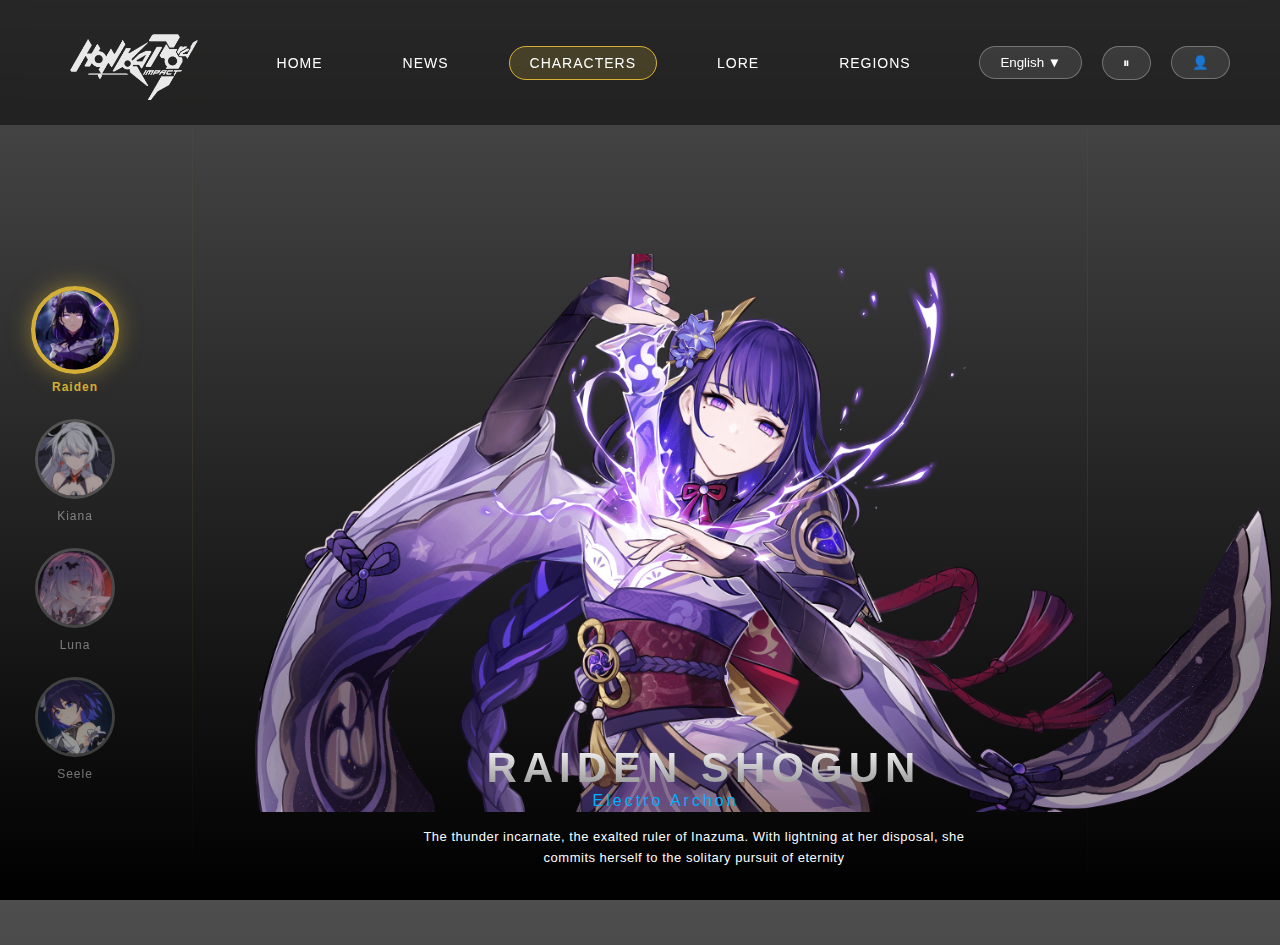
<file: character.html>
<!DOCTYPE html>
<html lang="en">
<head>
    <meta charset="UTF-8">
    <meta name="viewport" content="width=device-width, initial-scale=1.0">
    <title>Characters</title>
</head>
    <link rel="stylesheet" href="navigation/character.css">
<body>
    <div class="decorative-lines"></div>

    <!-- Navigation -->
    <nav>
        <div class="logo"><img id="logoimg" src="media/Honkai Impact logo.png"></div>
        <ul class="nav-links">
            <li><a href="index.html" target="_blank">HOME</a></li>
            <li><a href="#">NEWS</a></li>
            <li><a href="#" class="active">CHARACTERS</a></li>
            <li><a href="#">LORE</a></li>
            <li><a href="#">REGIONS</a></li>
        </ul>
        <div class="nav-right">
            <button class="nav-button">English ▼</button>
            <button class="nav-button">⏸</button>
            <button class="nav-button">👤</button>
        </div>
    </nav>

    <!-- Main Container -->
    <div class="container">
        <!-- Hidden Radio Buttons for Character Selection -->
        <input type="radio" id="char1" name="character" value="char1" checked style="display: none;">
        <input type="radio" id="char2" name="character" value="char2" style="display: none;">
        <input type="radio" id="char3" name="character" value="char3" style="display: none;">
        <input type="radio" id="char4" name="character" value="char4" style="display: none;">

        <!-- Left Sidebar -->
        <aside class="sidebar">
            <label class="sidebar-item" for="char1">
                <div class="character-profile">
                    <img src="media/d7534fa20e139e8db056f4a41015ebe0.jpg" alt="Character 1">
                </div>
                <span class="sidebar-label">Raiden</span>
            </label>
            <label class="sidebar-item" for="char2">
                <div class="character-profile">
                    <img src="media/89ccd9b14eeec266817470b59fa2cd38.jpg" alt="Character 2">
                </div>
                <span class="sidebar-label">Kiana</span>
            </label>
            <label class="sidebar-item" for="char3">
                <div class="character-profile">
                    <img src="media/71a001f0240762a663b21d6820e38533.jpg" alt="Character 3">
                </div>
                <span class="sidebar-label">Luna</span>
            </label>
            <label class="sidebar-item" for="char4">
                <div class="character-profile">
                    <img src="media/0bbfad10c67e559963b465e4a3f03e5f.jpg" alt="Character 4">
                </div>
                <span class="sidebar-label">Seele</span>
            </label>
        </aside>

        <!-- Main Content -->
        <main class="main-content">
            <!-- Character 1 Content -->
            <div class="character-content char1-content">
                <!-- Character Image -->
                <div class="character-image-container">
                    <img src="media/Raiden Shogun.png" alt="Raiden">
                </div>

                <!-- Character Name -->
                <h1 class="character-name">RAIDEN SHOGUN</h1>
                <p class="character-title">Electro Archon</p>

                <!-- Additional Character Info -->
                <div class="character-info">
                    <p class="character-description">
                        The thunder incarnate, the exalted ruler of Inazuma. 
                        With lightning at her disposal, she commits herself to the solitary pursuit of eternity
                    </p>
                </div>
            </div>

            <!-- Character 2 Content -->
            <div class="character-content char2-content">
                <!-- Character Image -->
                <div class="character-image-container">
                    <img src="media/1101074 (1).png" alt="Yinlin">
                </div>

                <!-- Character Name -->
                <h1 class="character-name">KIANA KASLANA</h1>
                <p class="character-title">Herrscher of Finality</p>

                <!-- Additional Character Info -->
                <div class="character-info">
                    <p class="character-description">
                        A genetically engineered clone created using the original Kiana Kaslana. Her existence ties directly to humanity's attempts to control the power of a God.
                    </p>
                </div>
            </div>

            <!-- Character 3 Content -->
            <div class="character-content char3-content">
                <!-- Character Image -->
                <div class="character-image-container">
                    <img src="media/f05720dc479d2c9d644d7a5d815517ee_4415618745124171210 (1).png" alt="Baizhi">
                </div>

                <!-- Character Name -->
                <h1 class="character-name">Lunar Vow</h1>
                <p class="character-title">Crimson love</p>

                <!-- Additional Character Info -->
                <div class="character-info">
                    <p class="character-description">
                       A being who remained alone for thousands of years, reawakening with power untouched by the passage of time.
                    </p>
                </div>
            </div>

            <!-- Character 4 Content -->
            <div class="character-content char4-content">
                <!-- Character Image -->
                <div class="character-image-container">
                    <img src="media/2021052011140998208 (1).png" alt="Jinhsi">
                </div>

                <!-- Character Name -->
                <h1 class="character-name">Seele Vollerei</h1>
                <p class="character-title">Stygian Nymph</p>

                <!-- Additional Character Info -->
                <div class="character-info">
                    <p class="character-description">
                        A girl shaped by experimentation of stigmata, sharing her body with a second, far more dangerous consciousness.
                    </p>
                </div>
            </div>
        </main>
    </div>

</body>
</html>
</file>
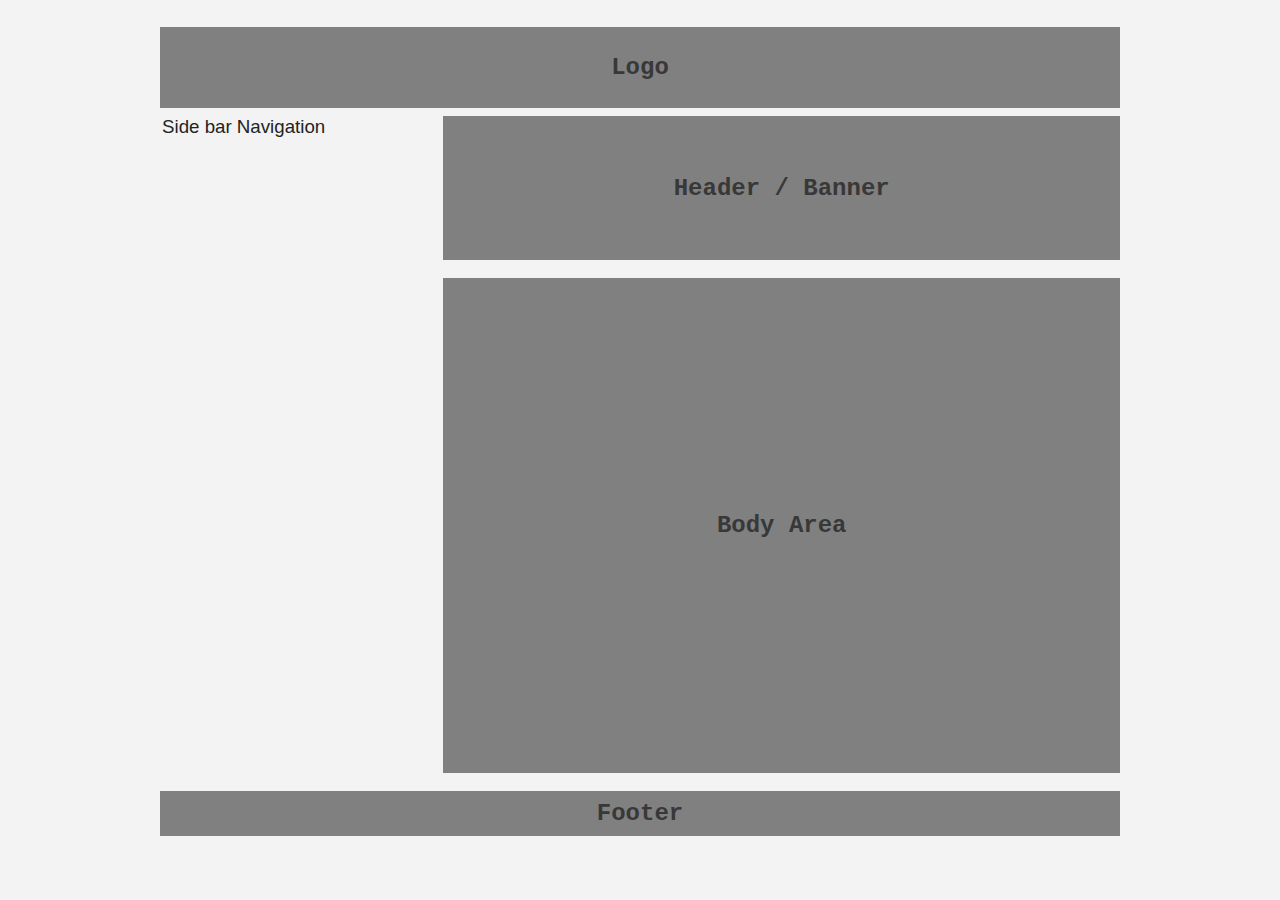
<file: format_3.html>
<!DOCTYPE html>
<html lang="en">
<head>
    <meta charset="UTF-8">
    <meta name="viewport" content="width=device-width, initial-scale=1.0">
    <title>Document</title>
    <link rel="stylesheet" href="style3.css">
</head>
<body>
    <div id="container">
    <div id="logo" class="element">
        <h2 class="text">Logo</h2>
    </div>


    <div id="flexbox">
        <div id="sidebar">
            <h3 id="sidebarText">Side bar Navigation</h3>
        </div>

        <div id="gridbox">
            <div id="header" class="element">
                <h2 class="text">Header / Banner</h2>
            </div>
            <div id="bodyArea" class="element">
                <h2 class="text">Body Area</h2>
            </div>
        </div>
    </div>


    <footer class="element">
        <h2 class="text">Footer</h2>
    </footer>

    </div>  
</body>
</html>
</file>
<file: navigation/character.css>
* {
            margin: 0;
            padding: 0;
            box-sizing: border-box;
        }

        body {
            font-family: 'Segoe UI', Tahoma, Geneva, Verdana, sans-serif;
            background: linear-gradient(to bottom, #4e4e4e, #000000);
            color: #ffffff;
            height: 100vh;
            overflow: hidden;
        }

        nav {
            display: flex;
            justify-content: space-between;
            align-items: center;
            padding: 20px 50px;
            background: rgba(0, 0, 0, 0.5);
            backdrop-filter: blur(10px);
            position: sticky;
            top: 0;
            z-index: 1000;
        }

        #logoimg {
            height: 9vh;
        }

        .nav-links {
            display: flex;
            gap: 40px;
            list-style: none;
        }

        .nav-links a {
            color: #ffffff;
            text-decoration: none;
            font-size: 14px;
            font-weight: 500;
            letter-spacing: 1px;
            padding: 8px 20px;
            transition: all 0.3s ease;
            position: relative;
        }

        .nav-links a:hover {
            color: #d4af37;
        }

        .nav-links a.active {
            background: rgba(212, 175, 55, 0.2);
            border: 1px solid #d4af37;
            border-radius: 20px;
        }

        .nav-right {
            display: flex;
            gap: 20px;
            align-items: center;
        }

        .nav-button {
            background: rgba(255, 255, 255, 0.1);
            border: 1px solid rgba(255, 255, 255, 0.3);
            padding: 8px 20px;
            border-radius: 20px;
            color: #ffffff;
            cursor: pointer;
            transition: all 0.3s ease;
        }

        .nav-button:hover {
            background: rgba(212, 175, 55, 0.2);
            border-color: #d4af37;
        }

        .container {
            display: flex;
            gap: 50px;
            max-width: 100vw;
            margin: 0 auto;
            height: calc(100vh - 80px);
            align-items: center;
        }

        .sidebar {
            width: 150px;
            display: flex;
            flex-direction: column;
            gap: 25px;
        }

        .sidebar-item {
            display: flex;
            flex-direction: column;
            align-items: center;
            gap: 10px;
            cursor: pointer;
            opacity: 0.6;
            transition: all 0.3s ease;
        }

        .sidebar-item:hover {
            opacity: 0.8;
        }

        /* Character profile image container */
        .character-profile {
            width: 80px;
            height: 80px;
            border-radius: 50%;
            overflow: hidden;
            border: 3px solid rgba(255, 255, 255, 0.3);
            transition: all 0.3s ease;
            background: rgba(255, 255, 255, 0.05);
            position: relative;
        }

        .character-profile img {
            width: 100%;
            height: 100%;
            object-fit: cover;
        }

        .sidebar-label {
            font-size: 12px;
            letter-spacing: 1px;
            color: rgba(255, 255, 255, 0.7);
            transition: all 0.3s ease;
            text-align: center;
        }

        .main-content {
            flex: 1;
            display: flex;
            flex-direction: column;
            justify-content: center;
            gap: 15px;
        }



        .character-name {
            text-align: center;
            font-size: 42px;
            font-weight: bold;
            letter-spacing: 6px;
            text-transform: uppercase;
            background: linear-gradient(to bottom, #ffffff, #898989);
            -webkit-background-clip: text;
            -webkit-text-fill-color: transparent;
            background-clip: text;
            width: auto;
            position: absolute;
            bottom: 12vh;
            left: 38vw;
            overflow: hidden;
            transition: transform 0.3s ease;
        }

        .character-name::before {
            content: "";
            position: absolute;
            top: 0;
            left: -75%;
            width: 50%;
            height: 100%;
            background: linear-gradient(120deg,
                    rgba(255, 255, 255, 0) 0%,
                    rgba(255, 255, 255, 0.6) 50%,
                    rgba(255, 255, 255, 0) 100%);
            transform: skewX(-20deg);
            transition: none;
        }

        .character-name:hover::before {
            animation: sweep 1s forwards;
        }

        @keyframes sweep {
            0% {
                left: -75%;
            }

            100% {
                left: 125%;
            }
        }




        .character-title {
            text-align: center;
            font-size: 16px;
            color: rgb(0, 174, 255);
            letter-spacing: 3px;
            margin-top: 5px;
            width: 100%;
            position: absolute;
            bottom: 10vh;
            left: 2vw;
        }


        .character-info {
            text-align: center;
            margin-top: 10px;
            padding: 10px 20px;
            max-width: 600px;
            width: 100%;
            margin-left: auto;
            margin-right: auto;
            position: absolute;
            bottom: 7vh;
            left: 30vw;
        }

        .character-description {
            font-size: 13px;
            line-height: 1.6;
            color: rgb(255, 255, 255);
            letter-spacing: 0.5px;
            text-align: center;
            position: absolute;
            transition: text-shadow 0.3s ease;
        }

        .character-info .character-description:hover {
            text-shadow:
                0 0 5px #ffffff,
                0 0 10px #ffffff,
                0 0 20px #ffffff;
        }




        .character-content {
            display: none;
        }

        #char1:checked~.main-content .char1-content,
        #char2:checked~.main-content .char2-content,
        #char3:checked~.main-content .char3-content,
        #char4:checked~.main-content .char4-content {
            display: flex;
            flex-direction: column;
            align-items: center;
            width: 100%;
        }

        #char1:checked~.sidebar label[for="char1"] .character-profile,
        #char2:checked~.sidebar label[for="char2"] .character-profile,
        #char3:checked~.sidebar label[for="char3"] .character-profile,
        #char4:checked~.sidebar label[for="char4"] .character-profile {
            border-color: #d4af37;
            border-width: 4px;
            box-shadow: 0 0 20px rgba(212, 175, 55, 0.5);
            transform: scale(1.1);
        }

        #char1:checked~.sidebar label[for="char1"] .sidebar-label,
        #char2:checked~.sidebar label[for="char2"] .sidebar-label,
        #char3:checked~.sidebar label[for="char3"] .sidebar-label,
        #char4:checked~.sidebar label[for="char4"] .sidebar-label {
            color: #d4af37;
            font-weight: bold;
        }

        #char1:checked~.sidebar label[for="char1"],
        #char2:checked~.sidebar label[for="char2"],
        #char3:checked~.sidebar label[for="char3"],
        #char4:checked~.sidebar label[for="char4"] {
            opacity: 1;
        }


        .character-image-container img {
            max-width: 100%;
            max-height: 100%;
            width: auto;
            height: auto;
            object-fit: contain;
            transition: all 0.5s ease;
        }

        .character-image-container:hover img {
            transform: scale(1.02);
        }

        .decorative-lines {
            position: absolute;
            top: 0;
            left: 0;
            width: 100%;
            height: 100%;
            pointer-events: none;
            opacity: 0.1;
        }

        .decorative-lines::before,
        .decorative-lines::after {
            content: '';
            position: absolute;
            width: 1px;
            height: 100%;
            background: linear-gradient(to bottom, transparent, #d4af37, transparent);
        }

        .decorative-lines::before {
            left: 15%;
        }

        .decorative-lines::after {
            right: 15%;
        }

        @media (max-width: 1024px) {
            .container {
                flex-direction: column;
                padding: 20px;
                height: calc(100vh - 70px);
            }

            .sidebar {
                width: 100%;
                flex-direction: row;
                justify-content: center;
                overflow-x: auto;
                gap: 15px;
            }

            .character-name {
                font-size: 40px;
            }

            .character-symbol {
                width: 280px;
                height: 280px;
            }
        }

        @media (max-width: 768px) {
            nav {
                padding: 15px 20px;
            }

            .nav-links {
                gap: 15px;
                font-size: 12px;
            }

            .character-name {
                font-size: 32px;
            }

            .character-symbol {
                width: 220px;
                height: 220px;
            }

            .character-profile {
                width: 60px;
                height: 60px;
            }
        }
</file>
<file: style3.css>
body {
  margin: 0;
  display: flex;
  justify-content: center;
  align-items: center;
  height: 100vh;
  background-color: rgb(243, 243, 243);
}

#container {
  width: 75vw;
  height: 94vh;
}

/*#container {
  width: 435px;
  height: 686px;
  margin: 0 auto;
  min-width: 0;
  max-width: 100%; 
}*/

.element {
  background-color: gray;
  display: flex;
  justify-content: center;
  align-items: center;
}

#logo {
    height: 9vh;
    width: 100%;
}

#flexbox {
    display: flex;
    gap: 1vw;
    margin-top: 8px;
}

#gridbox {
    gap: 4vh;
    width: 100%;
}

#sidebar {
    height: auto;
    width: 40%;
    align-items: flex-start;
}

#header {
  height: 16vh;
  width: 100%;
}

#bodyArea {
    margin-top: 2vh;
    height: 55vh;
    width: 100%;
}

footer {
    margin-top: 2vh;
    height: auto;
    min-height: 5vh;
}

.text {
    margin: 0;
    color: rgb(56, 56, 56);
    font-family: 'Courier New', Courier, monospace;
}

#sidebarText {
    margin: 0;
    font-family: sans-serif;
    font-weight: 200;
    color: rgb(35, 35, 35);
    margin-left: 2px;
}
</file>
